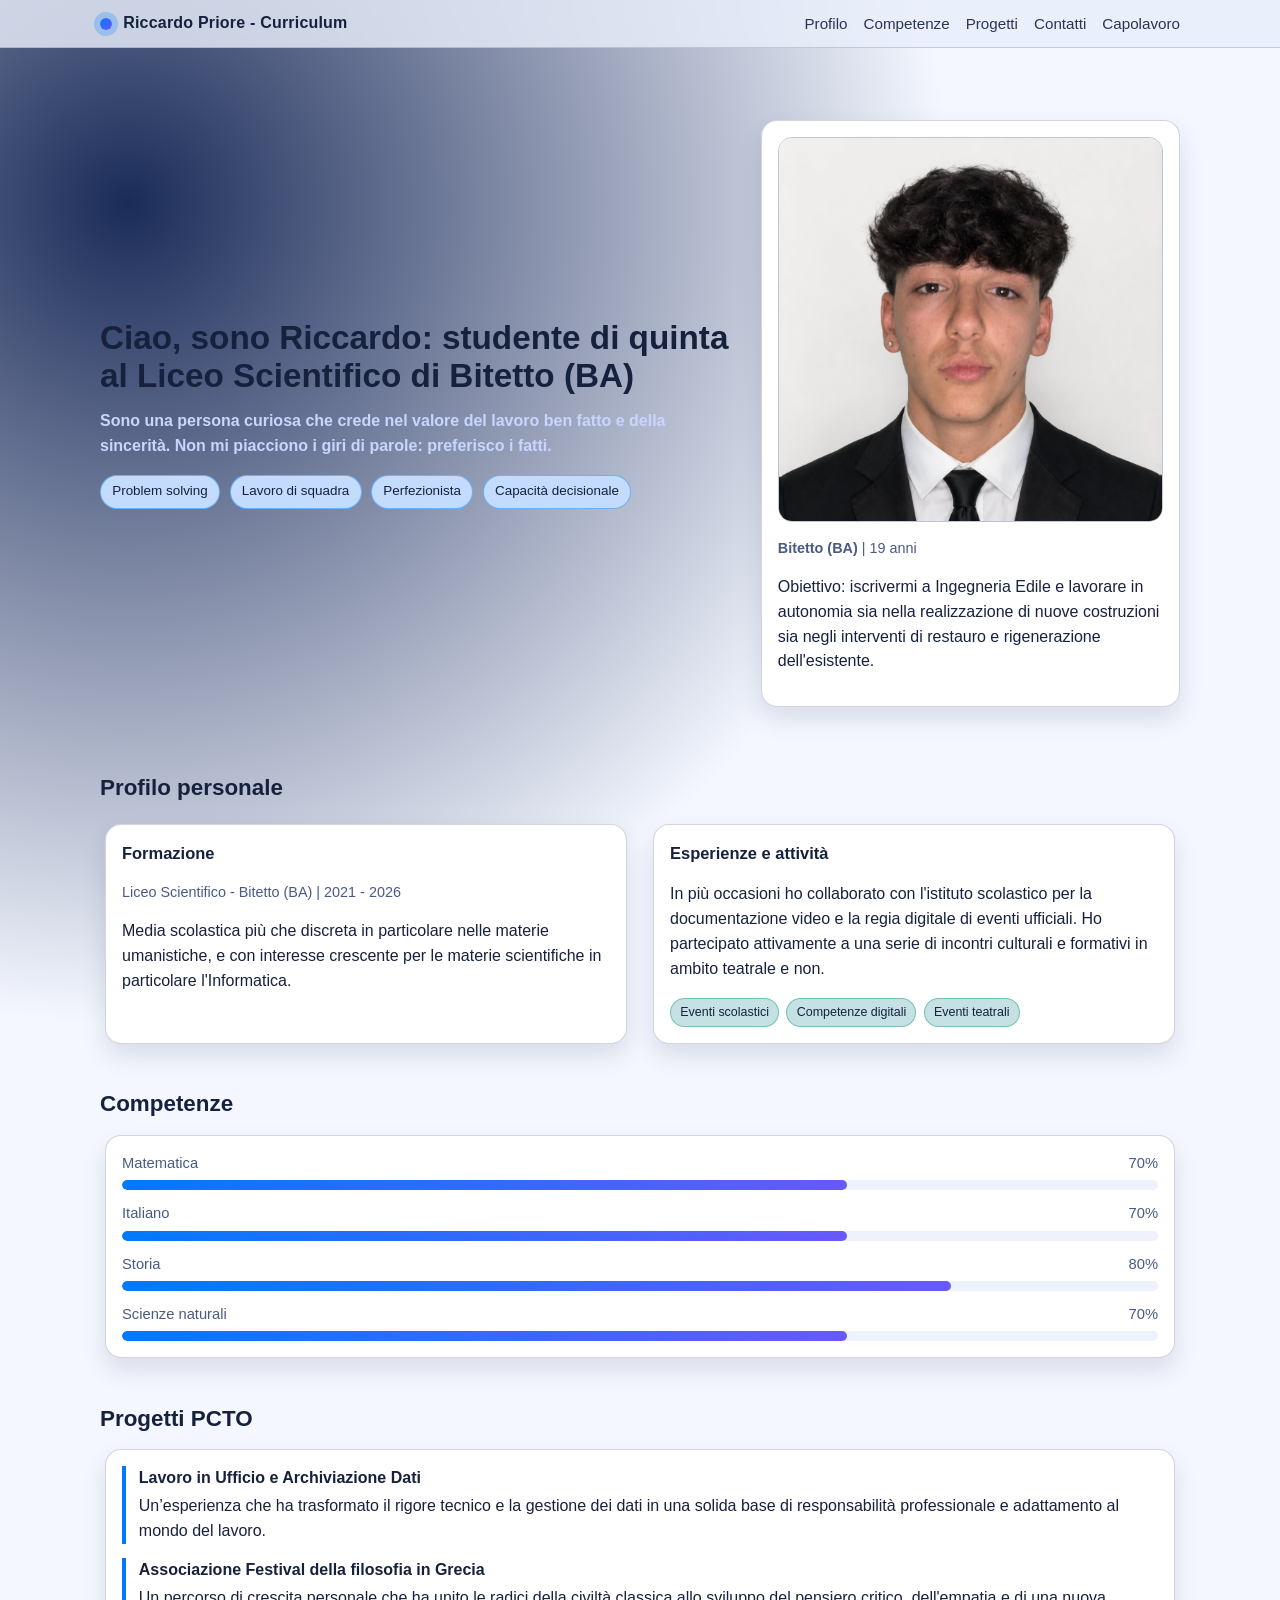
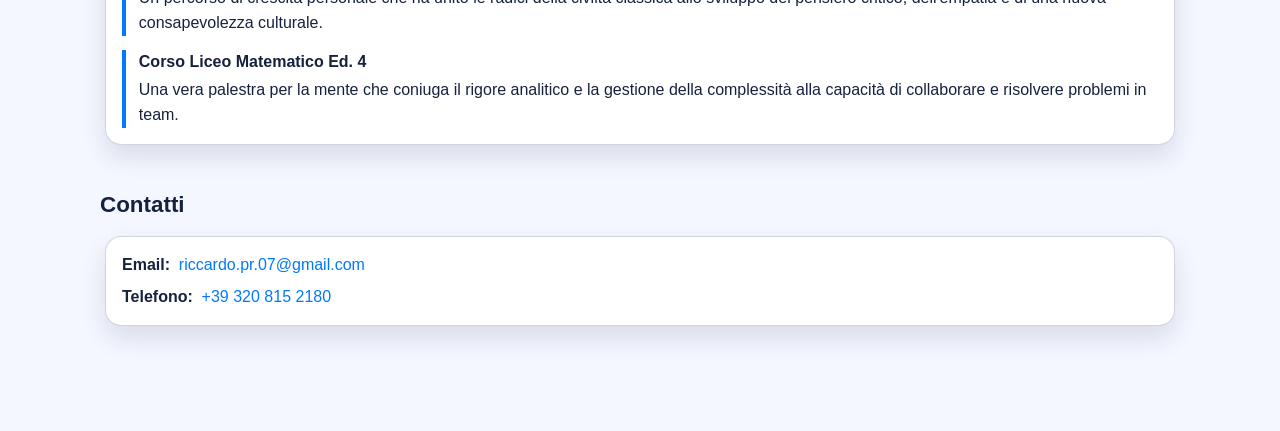
<file: index.html>
<!doctype html>
<html lang="it" data-theme="light">
<head>
    <meta charset="UTF-8"/>
    <meta name="viewport" content="width=device-width, initial-scale=1.0"/>
    <meta name="description" content="Curriculum creativo di uno studente del liceo scientifico di Bitetto (BA)."/>
    <title>Curriculum | Riccardo Priore</title>
    <link rel="stylesheet" href="styles/index.css"/>
</head>
<body>
<header class="topbar" aria-label="Navigazione principale">
    <div class="container topbar-inner">
        <div class="brand">
            <span class="dot" aria-hidden="true"></span>
            <span>Riccardo Priore - Curriculum</span>
        </div>
        <nav class="nav" aria-label="Sezioni curriculum">
            <a href="#profilo">Profilo</a>
            <a href="#competenze">Competenze</a>
            <a href="#progetti">Progetti</a>
            <a href="#contatti">Contatti</a>
<a href="capolavoro.html">Capolavoro</a>

        </nav>
    </div>
</header>

<main class="container">

    <section class="hero reveal" id="hero">
        <div>
            <h1>Ciao, sono Riccardo: studente di quinta al Liceo Scientifico di Bitetto (BA)</h1>
            <p class="subtitle">
                Sono una persona curiosa che crede nel valore del lavoro ben fatto e della sincerità. Non mi piacciono i giri di parole: preferisco i fatti.            </p>
            <div class="pill-row" aria-label="Parole chiave profilo">
                <span class="pill">Problem solving</span>
                <span class="pill">Lavoro di squadra</span>
                <span class="pill">Perfezionista</span>
                <span class="pill">Capacità decisionale</span>
            </div>
        </div>

        <aside class="hero-card" aria-label="Scheda rapida">
            <img class="avatar" src="immagini/fotoprofilo2.jpeg" alt="Foto profilo di Riccardo Priore" />
            <p class="meta"><strong>Bitetto (BA)</strong> | 19 anni</p>
            <p>
                Obiettivo: iscrivermi a Ingegneria Edile e lavorare in autonomia sia nella realizzazione di nuove costruzioni sia negli interventi di restauro e rigenerazione dell'esistente.
            </p>
        </aside>
    </section>

    <section id="profilo" class="reveal">
        <h2>Profilo personale</h2>
        <div class="grid-2">
            <article class="card">
                <h3>Formazione</h3>
                <p class="meta">Liceo Scientifico - Bitetto (BA) | 2021 - 2026</p>
                <p>
                    Media scolastica più che discreta in particolare nelle materie umanistiche, e con interesse crescente per le materie scientifiche in particolare l'Informatica.
                </p>
                            </article>

            <article class="card">
                <h3>Esperienze e attività</h3>
                <p>
                    In più occasioni ho collaborato con l'istituto scolastico per la documentazione video e la regia digitale di eventi ufficiali. Ho partecipato attivamente a una serie di incontri culturali e formativi in ambito teatrale e non.                 
 </p>
                <div class="highlights" aria-label="Attivita extra">
                    <span class="tag">Eventi scolastici</span>
                    <span class="tag">Competenze digitali</span>
                    <span class="tag">Eventi teatrali</span>
                </div>
            </article>
        </div>
    </section>

    <section id="competenze" class="reveal">
        <h2>Competenze</h2>
        <div class="card">
            <div class="skills">
                <div class="skill">
                    <div class="skill-label"><span>Matematica</span><span>70%</span></div>
                    <div class="bar"><span data-level="70"></span></div>
                </div>
                <div class="skill">
                    <div class="skill-label"><span>Italiano</span><span>70%</span></div>
                    <div class="bar"><span data-level="70"></span></div>
                </div>
                <div class="skill">
                    <div class="skill-label"><span>Storia</span><span>80%</span></div>
                    <div class="bar"><span data-level="80"></span></div>
                </div>
                <div class="skill">
                    <div class="skill-label"><span>Scienze naturali</span><span>70%</span></div>
                    <div class="bar"><span data-level="70"></span></div>
                </div>
            </div>
        </div>
    </section>

    <section id="progetti" class="reveal">
        <h2>Progetti PCTO</h2>
        <article class="card project-list">
            <div class="project">
                <strong><a class="project-title-link" href="lavoroAzienda.html" aria-label="Apri progetto Lavoro in Ufficio e Archiviazione Dati">Lavoro in Ufficio e Archiviazione Dati</a></strong>
                Un’esperienza che ha trasformato il rigore tecnico e la gestione dei dati in una solida base di responsabilità professionale e adattamento al mondo del lavoro.
            </div>
            <div class="project">
                <strong><a class="project-title-link" href="gitaInGrecia.html" aria-label="Apri progetto Associazione Festival della filosofia in Grecia">Associazione Festival della filosofia in Grecia</a></strong>
                Un percorso di crescita personale che ha unito le radici della civiltà classica allo sviluppo del pensiero critico, dell'empatia e di una nuova consapevolezza culturale.
            </div>
            <div class="project">
                <strong><a class="project-title-link" href="LiceoMatematico.html" aria-label="Apri progetto Corso Liceo Matematico">Corso Liceo Matematico Ed. 4</a></strong>
                Una vera palestra per la mente che coniuga il rigore analitico e la gestione della complessità alla capacità di collaborare e risolvere problemi in team.
            </div>
        </article>
    </section>

    <section id="contatti" class="reveal">
        <h2>Contatti</h2>
        <div class="card">
            <ul class="contact-list">
                <li><strong>Email:</strong> <a href="mailto:riccardo.pr.07@gmail.com">riccardo.pr.07@gmail.com</a>
                </li>
                <li><strong>Telefono:</strong> <a href="tel:+393208152180">+39 320 815 2180</a></li>
            </ul>
        </div>
    </section>
</main>

<footer>
</footer>

<script src="scripts/index.js"></script>
</body>
</html>
</file>
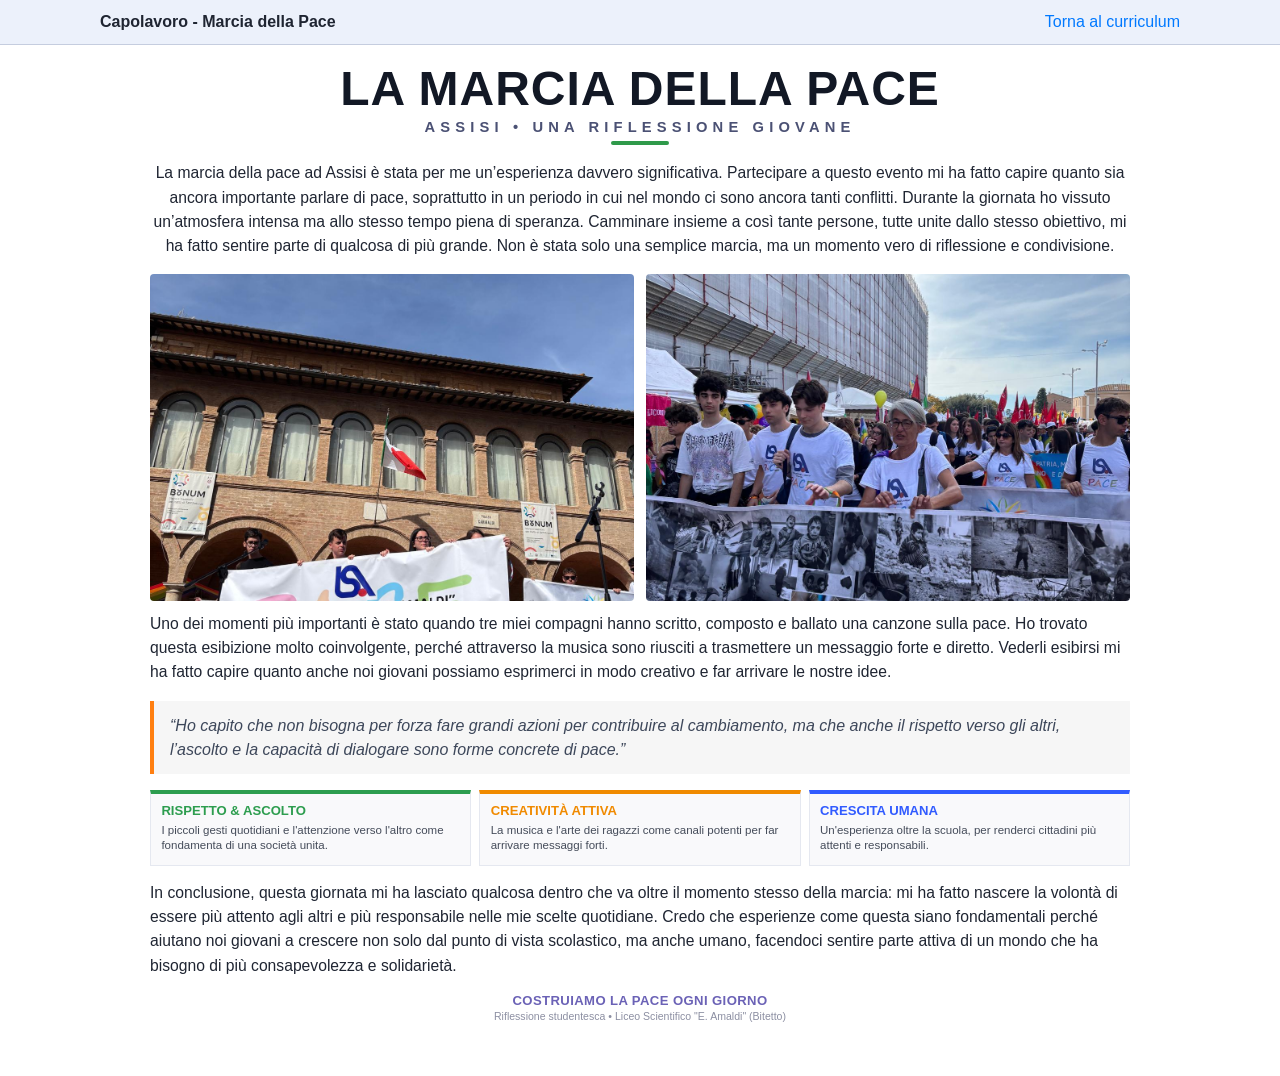
<file: capolavoro.html>
<!doctype html>
<html lang="it" data-theme="light">
<head>
  <meta charset="UTF-8" />
  <meta name="viewport" content="width=device-width, initial-scale=1.0" />
  <meta name="description" content="La marcia della pace ad Assisi: riflessione personale, immagini e punti chiave del percorso." />
  <title>Capolavoro | La Marcia della Pace</title>
  <link rel="stylesheet" href="styles/LiceoMatematico.css" />
</head>
<body class="capolavoro-page">
  <header class="topbar" aria-label="Navigazione pagina capolavoro">
    <div class="container topbar-inner">
      <strong>Capolavoro - Marcia della Pace</strong>
      <nav class="nav" aria-label="Link utili">
        <a href="index.html#progetti">Torna al curriculum</a>
      </nav>
    </div>
  </header>

  <main class="container capolavoro-layout">
    <section class="capolavoro-hero reveal" aria-label="Titolo e introduzione">
      <h1>LA MARCIA DELLA PACE</h1>
      <p class="capolavoro-subtitle">ASSISI • UNA RIFLESSIONE GIOVANE</p>
      <div class="capolavoro-rule" aria-hidden="true"></div>

      <p class="capolavoro-intro">
        La marcia della pace ad Assisi è stata per me un’esperienza davvero significativa. Partecipare a questo evento mi ha
        fatto capire quanto sia ancora importante parlare di pace, soprattutto in un periodo in cui nel mondo ci sono ancora tanti
        conflitti. Durante la giornata ho vissuto un’atmosfera intensa ma allo stesso tempo piena di speranza. Camminare insieme
        a così tante persone, tutte unite dallo stesso obiettivo, mi ha fatto sentire parte di qualcosa di più grande. Non è stata solo
        una semplice marcia, ma un momento vero di riflessione e condivisione.
      </p>
    </section>

    <section class="capolavoro-photos reveal" aria-label="Immagini della marcia della pace">
      <img class="capolavoro-photo" src="immagini/marcia_pace_1.jpeg" alt="Manifestazione della marcia della pace ad Assisi" />
      <img class="capolavoro-photo" src="immagini/marcia_pace_2.jpeg" alt="Studenti durante la marcia della pace" />
    </section>

    <p class="capolavoro-body reveal">
      Uno dei momenti più importanti è stato quando tre miei compagni hanno scritto, composto e ballato una canzone sulla
      pace. Ho trovato questa esibizione molto coinvolgente, perché attraverso la musica sono riusciti a trasmettere un
      messaggio forte e diretto. Vederli esibirsi mi ha fatto capire quanto anche noi giovani possiamo esprimerci in modo
      creativo e far arrivare le nostre idee.
    </p>

    <blockquote class="capolavoro-quote reveal">
      “Ho capito che non bisogna per forza fare grandi azioni per contribuire al cambiamento, ma che anche il rispetto
      verso gli altri, l’ascolto e la capacità di dialogare sono forme concrete di pace.”
    </blockquote>

    <section class="capolavoro-highlights reveal" aria-label="Aspetti principali emersi dall'esperienza">
      <article class="capolavoro-highlight capolavoro-highlight-green">
        <h2>RISPETTO &amp; ASCOLTO</h2>
        <p>I piccoli gesti quotidiani e l'attenzione verso l'altro come fondamenta di una società unita.</p>
      </article>
      <article class="capolavoro-highlight capolavoro-highlight-orange">
        <h2>CREATIVITÀ ATTIVA</h2>
        <p>La musica e l'arte dei ragazzi come canali potenti per far arrivare messaggi forti.</p>
      </article>
      <article class="capolavoro-highlight capolavoro-highlight-blue">
        <h2>CRESCITA UMANA</h2>
        <p>Un'esperienza oltre la scuola, per renderci cittadini più attenti e responsabili.</p>
      </article>
    </section>

    <p class="capolavoro-body capolavoro-final reveal">
      In conclusione, questa giornata mi ha lasciato qualcosa dentro che va oltre il momento stesso della marcia: mi ha fatto
      nascere la volontà di essere più attento agli altri e più responsabile nelle mie scelte quotidiane. Credo che esperienze
      come questa siano fondamentali perché aiutano noi giovani a crescere non solo dal punto di vista scolastico, ma anche
      umano, facendoci sentire parte attiva di un mondo che ha bisogno di più consapevolezza e solidarietà.
    </p>

    <footer class="capolavoro-footer">
      <strong>COSTRUIAMO LA PACE OGNI GIORNO</strong>
      <span>Riflessione studentesca • Liceo Scientifico "E. Amaldi" (Bitetto)</span>
    </footer>
  </main>


  <script src="scripts/pcto.js"></script>
</body>
</html>
</file>
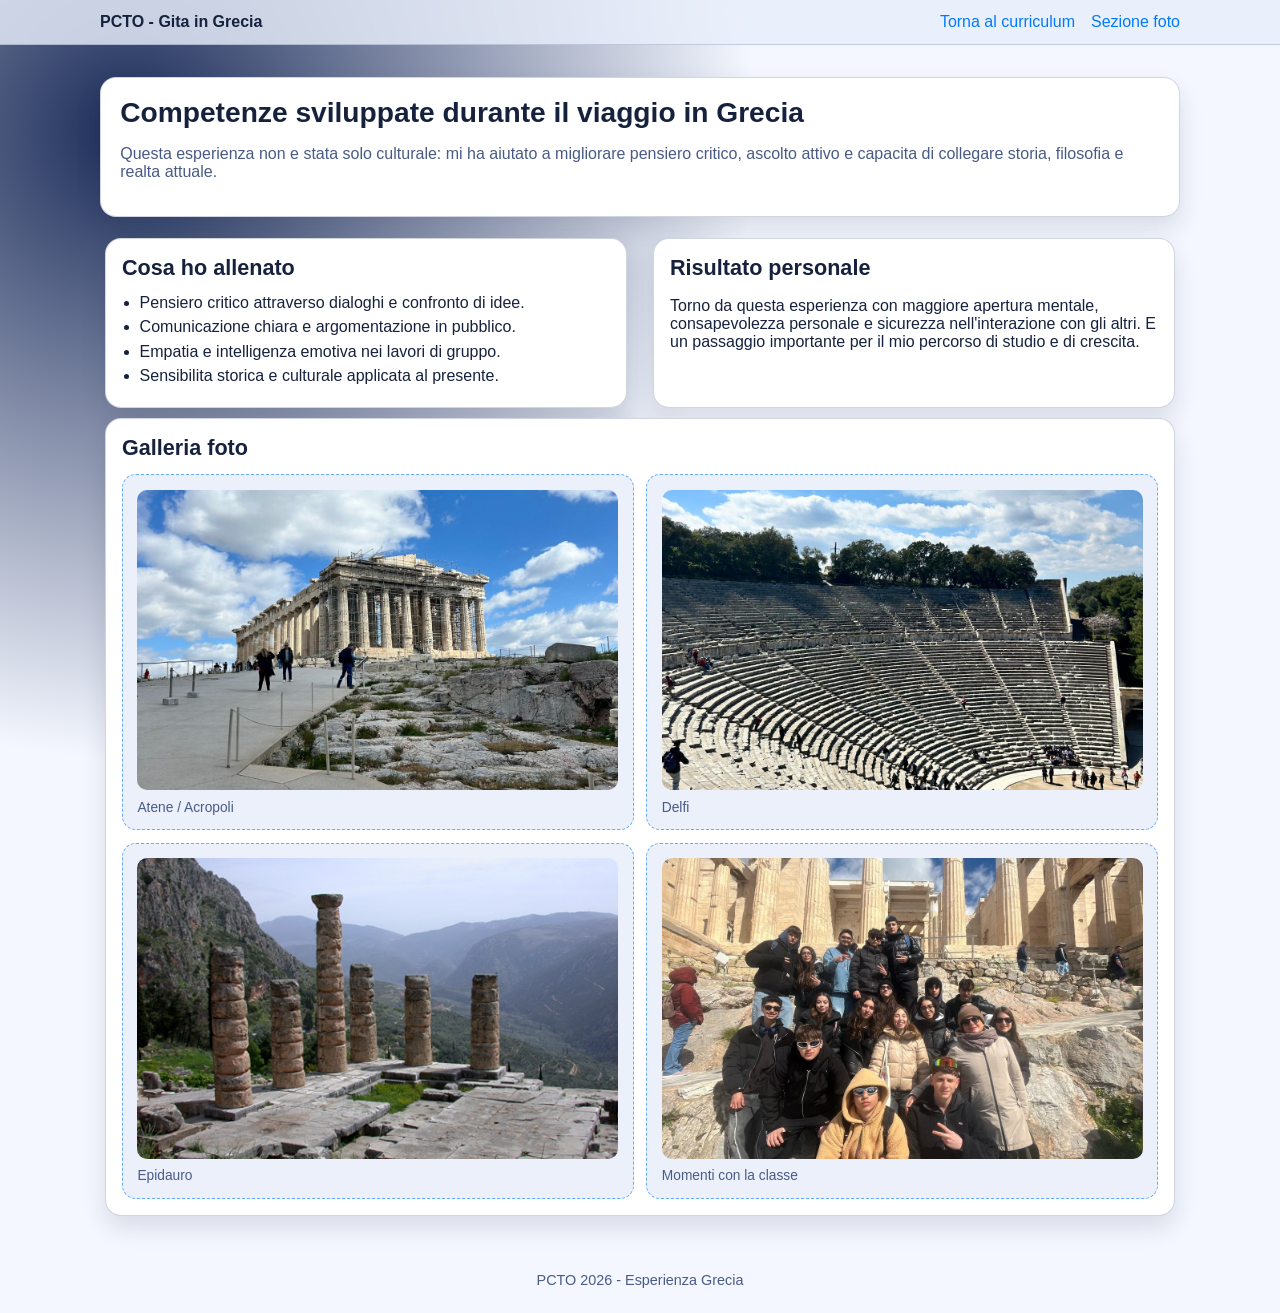
<file: gitaInGrecia.html>
<!doctype html>
<html lang="it" data-theme="light">
<head>
  <meta charset="UTF-8" />
  <meta name="viewport" content="width=device-width, initial-scale=1.0" />
  <meta name="description" content="PCTO - Gita in Grecia, competenze sviluppate e spazi foto." />
  <title>PCTO | Gita in Grecia</title>
  <link rel="stylesheet" href="styles/gitaInGrecia.css" />
</head>
<body>
  <header class="topbar" aria-label="Navigazione pagina PCTO Grecia">
    <div class="container topbar-inner">
      <strong>PCTO - Gita in Grecia</strong>
      <nav class="nav" aria-label="Link utili">
        <a href="index.html#progetti">Torna al curriculum</a>
        <a href="#foto">Sezione foto</a>
      </nav>
    </div>
  </header>

  <main class="container">
    <section class="hero reveal">
      <h1>Competenze sviluppate durante il viaggio in Grecia</h1>
      <p class="muted">
        Questa esperienza non e stata solo culturale: mi ha aiutato a migliorare pensiero critico, ascolto attivo e
        capacita di collegare storia, filosofia e realta attuale.
      </p>
    </section>

    <section class="grid-2 reveal" aria-label="Competenze e risultati">
      <article class="card">
        <h2>Cosa ho allenato</h2>
        <ul>
          <li>Pensiero critico attraverso dialoghi e confronto di idee.</li>
          <li>Comunicazione chiara e argomentazione in pubblico.</li>
          <li>Empatia e intelligenza emotiva nei lavori di gruppo.</li>
          <li>Sensibilita storica e culturale applicata al presente.</li>
        </ul>
      </article>

      <article class="card">
        <h2>Risultato personale</h2>
        <p>
          Torno da questa esperienza con maggiore apertura mentale, consapevolezza personale e sicurezza nell'interazione
          con gli altri. E un passaggio importante per il mio percorso di studio e di crescita.
        </p>
      </article>
    </section>

    <section id="foto" class="card reveal" aria-label="Galleria foto Grecia">
      <h2>Galleria foto</h2>

      <div class="photo-grid">
        <div class="photo-slot">
          <img class="photo-preview" src="immagini/grecia_4.jpeg" alt="Atene e Acropoli" />
          <span class="photo-help">Atene / Acropoli</span>
        </div>
        <div class="photo-slot">
          <img class="photo-preview" src="immagini/grecia_3.jpeg" alt="Delfi" />
          <span class="photo-help">Delfi</span>
        </div>
        <div class="photo-slot">
          <img class="photo-preview" src="immagini/delfi.jpeg" alt="Epidauro" />
          <span class="photo-help">Epidauro</span>
        </div>
        <div class="photo-slot">
          <img class="photo-preview" src="immagini/grecia_2.jpeg" alt="Momenti con la classe" />
          <span class="photo-help">Momenti con la classe</span>
        </div>
      </div>
    </section>
  </main>

  <footer>PCTO 2026 - Esperienza Grecia</footer>

  <script src="scripts/pcto.js"></script>
</body>
</html>
</file>
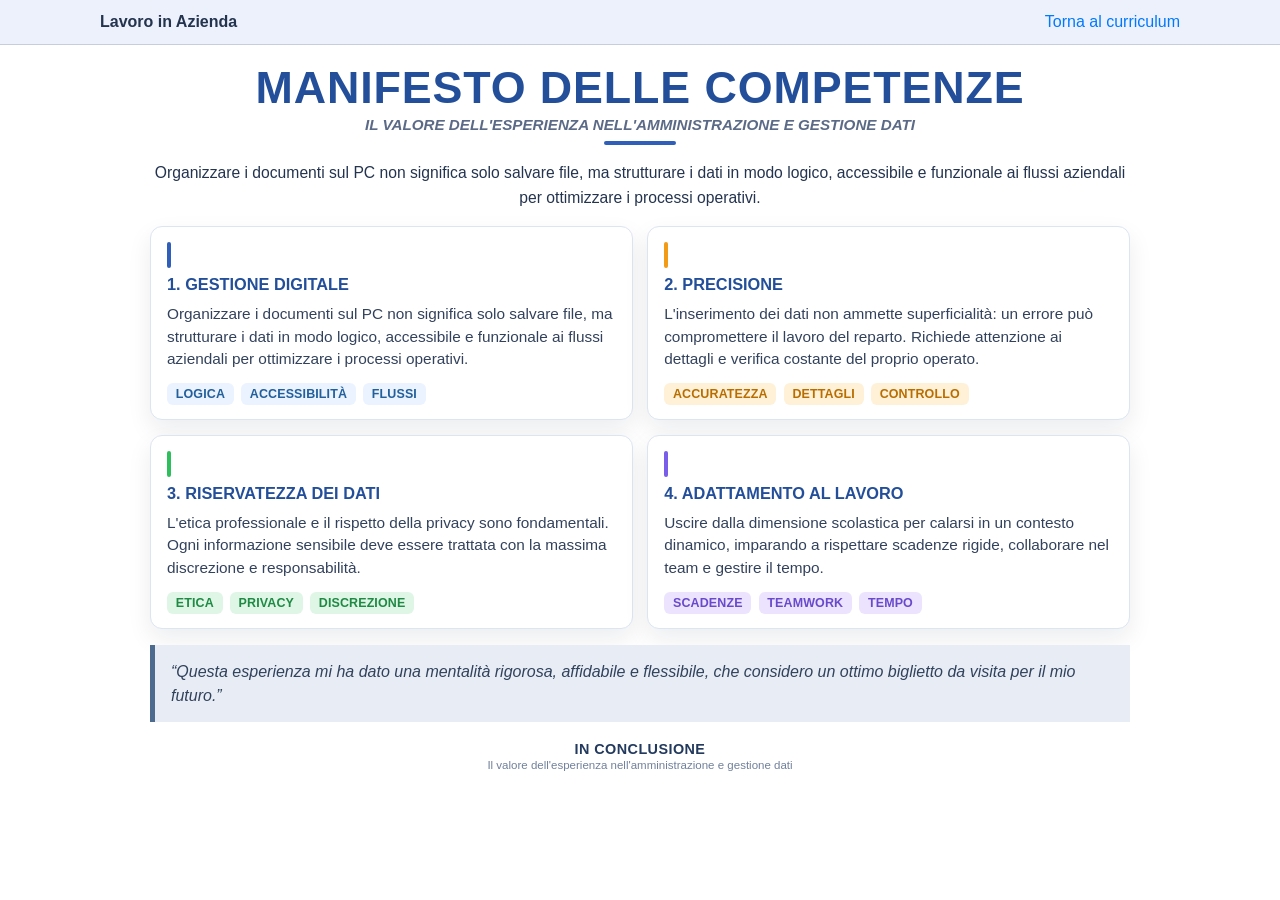
<file: lavoroAzienda.html>
<!doctype html>
<html lang="it" data-theme="light">
<head>
  <meta charset="UTF-8" />
  <meta name="viewport" content="width=device-width, initial-scale=1.0" />
  <meta name="description" content="Manifesto delle competenze per l'esperienza di lavoro in azienda: gestione digitale, precisione, riservatezza e adattamento." />
  <title>Lavoro in Azienda | Manifesto</title>
  <link rel="stylesheet" href="styles/lavoroAzienda.css" />
</head>
<body class="capolavoro-page">
  <header class="topbar" aria-label="Navigazione pagina PCTO azienda">
    <div class="container topbar-inner">
      <strong>Lavoro in Azienda</strong>
      <nav class="nav" aria-label="Link utili">
        <a href="index.html#progetti">Torna al curriculum</a>
      </nav>
    </div>
  </header>

  <main class="container capolavoro-layout">
    <section class="capolavoro-hero reveal" aria-label="Titolo e introduzione">
      <h1>MANIFESTO DELLE COMPETENZE</h1>
      <p class="capolavoro-subtitle">IL VALORE DELL'ESPERIENZA NELL'AMMINISTRAZIONE E GESTIONE DATI</p>
      <div class="capolavoro-rule" aria-hidden="true"></div>

      <p class="capolavoro-intro">
        Organizzare i documenti sul PC non significa solo salvare file, ma strutturare i dati in modo logico, accessibile e
        funzionale ai flussi aziendali per ottimizzare i processi operativi.
      </p>
    </section>

    <section class="work-manifesto-grid reveal" aria-label="Competenze principali">
      <article class="work-card work-card-blue">
        <h2>1. GESTIONE DIGITALE</h2>
        <p>Organizzare i documenti sul PC non significa solo salvare file, ma strutturare i dati in modo logico, accessibile e funzionale ai flussi aziendali per ottimizzare i processi operativi.</p>
        <div class="work-tags" aria-label="Parole chiave gestione digitale">
          <span>LOGICA</span><span>ACCESSIBILITÀ</span><span>FLUSSI</span>
        </div>
      </article>

      <article class="work-card work-card-orange">
        <h2>2. PRECISIONE</h2>
        <p>L'inserimento dei dati non ammette superficialità: un errore può compromettere il lavoro del reparto. Richiede attenzione ai dettagli e verifica costante del proprio operato.</p>
        <div class="work-tags" aria-label="Parole chiave precisione">
          <span>ACCURATEZZA</span><span>DETTAGLI</span><span>CONTROLLO</span>
        </div>
      </article>

      <article class="work-card work-card-green">
        <h2>3. RISERVATEZZA DEI DATI</h2>
        <p>L'etica professionale e il rispetto della privacy sono fondamentali. Ogni informazione sensibile deve essere trattata con la massima discrezione e responsabilità.</p>
        <div class="work-tags" aria-label="Parole chiave riservatezza">
          <span>ETICA</span><span>PRIVACY</span><span>DISCREZIONE</span>
        </div>
      </article>

      <article class="work-card work-card-purple">
        <h2>4. ADATTAMENTO AL LAVORO</h2>
        <p>Uscire dalla dimensione scolastica per calarsi in un contesto dinamico, imparando a rispettare scadenze rigide, collaborare nel team e gestire il tempo.</p>
        <div class="work-tags" aria-label="Parole chiave adattamento al lavoro">
          <span>SCADENZE</span><span>TEAMWORK</span><span>TEMPO</span>
        </div>
      </article>
    </section>

    <blockquote class="capolavoro-quote reveal">
      “Questa esperienza mi ha dato una mentalità rigorosa, affidabile e flessibile, che considero un ottimo biglietto da visita per il mio futuro.”
    </blockquote>

    <footer class="capolavoro-footer">
      <strong>IN CONCLUSIONE</strong>
      <span>Il valore dell'esperienza nell'amministrazione e gestione dati</span>
    </footer>
  </main>


  <script src="scripts/pcto.js"></script>
</body>
</html>
</file>
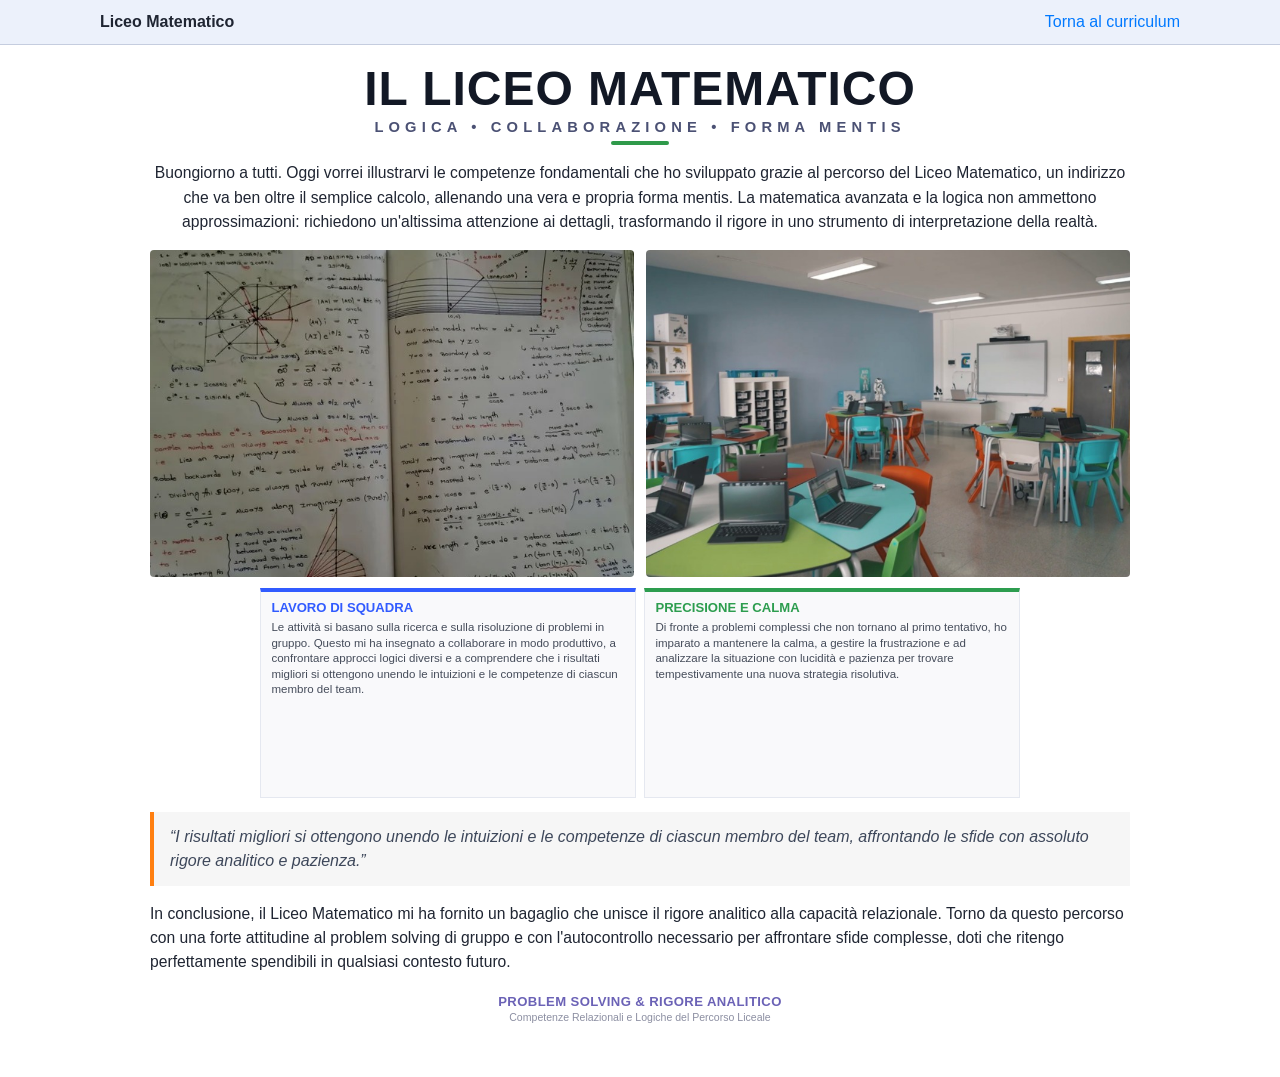
<file: LiceoMatematico.html>
<!doctype html>
<html lang="it" data-theme="light">
<head>
  <meta charset="UTF-8" />
  <meta name="viewport" content="width=device-width, initial-scale=1.0" />
  <meta name="description" content="Liceo Matematico: competenze, rigore e collaborazione dal manifesto del percorso." />
  <title>Liceo Matematico | Manifesto</title>
  <link rel="stylesheet" href="styles/LiceoMatematico.css" />
</head>
<body class="capolavoro-page">
  <header class="topbar" aria-label="Navigazione pagina Liceo Matematico">
    <div class="container topbar-inner">
      <strong>Liceo Matematico</strong>
      <nav class="nav" aria-label="Link utili">
        <a href="index.html#progetti">Torna al curriculum</a>
      </nav>
    </div>
  </header>

  <main class="container capolavoro-layout">
    <section class="capolavoro-hero reveal" aria-label="Titolo e introduzione">
      <h1>IL LICEO MATEMATICO</h1>
      <p class="capolavoro-subtitle">LOGICA • COLLABORAZIONE • FORMA MENTIS</p>
      <div class="capolavoro-rule" aria-hidden="true"></div>

      <p class="capolavoro-intro">
        Buongiorno a tutti. Oggi vorrei illustrarvi le competenze fondamentali che ho sviluppato grazie al percorso del
        Liceo Matematico, un indirizzo che va ben oltre il semplice calcolo, allenando una vera e propria forma mentis. La
        matematica avanzata e la logica non ammettono approssimazioni: richiedono un'altissima attenzione ai dettagli,
        trasformando il rigore in uno strumento di interpretazione della realtà.
      </p>
    </section>

    <section class="capolavoro-photos reveal" aria-label="Immagini del percorso Liceo Matematico">
      <img class="capolavoro-photo" src="immagini/banchi.jpeg" alt="Attività laboratoriale" />
      <img class="capolavoro-photo" src="immagini/compiti.jpeg" alt="Analisi e rigore" />
    </section>

    <section class="capolavoro-highlights capolavoro-highlights-centered reveal" aria-label="Competenze relazionali e operative">
      <article class="capolavoro-highlight capolavoro-highlight-blue">
        <h2>Lavoro di squadra</h2>
        <p>Le attività si basano sulla ricerca e sulla risoluzione di problemi in gruppo. Questo mi ha insegnato a collaborare in modo produttivo, a confrontare approcci logici diversi e a comprendere che i risultati migliori si ottengono unendo le intuizioni e le competenze di ciascun membro del team.</p>
      </article>

      <article class="capolavoro-highlight capolavoro-highlight-green">
        <h2>Precisione e calma</h2>
        <p>Di fronte a problemi complessi che non tornano al primo tentativo, ho imparato a mantenere la calma, a gestire la frustrazione e ad analizzare la situazione con lucidità e pazienza per trovare tempestivamente una nuova strategia risolutiva.</p>
      </article>
    </section>

    <blockquote class="capolavoro-quote reveal">
      “I risultati migliori si ottengono unendo le intuizioni e le competenze di ciascun membro del team, affrontando le sfide con assoluto rigore analitico e pazienza.”
    </blockquote>

    <p class="capolavoro-body reveal">
      In conclusione, il Liceo Matematico mi ha fornito un bagaglio che unisce il rigore analitico alla capacità relazionale.
      Torno da questo percorso con una forte attitudine al problem solving di gruppo e con l'autocontrollo necessario per affrontare sfide complesse, doti che ritengo perfettamente spendibili in qualsiasi contesto futuro.
    </p>

    <footer class="capolavoro-footer">
      <strong>PROBLEM SOLVING &amp; RIGORE ANALITICO</strong>
      <span>Competenze Relazionali e Logiche del Percorso Liceale</span>
    </footer>
  </main>


  <script src="scripts/pcto.js"></script>
</body>
</html>
</file>
<file: styles/index.css>
:root {
    --bg: #0b1020;
    --bg-soft: #121a33;
    --card: #182447;
    --text: #e8ecf8;
    --muted: #a9b5d1;
    --accent: #65d6ff;
    --accent-2: #8a7dff;
    --ok: #6ee7b7;
    --shadow: 0 12px 30px rgba(0, 0, 0, 0.28);
    --radius: 16px;
}

[data-theme="light"] {
    --bg: #f4f7ff;
    --bg-soft: #e8eefb;
    --card: #ffffff;
    --text: #16213d;
    --muted: #495a85;
    --accent: #0079ff;
    --accent-2: #6858ff;
    --ok: #0f9e6e;
    --shadow: 0 12px 24px rgba(22, 33, 61, 0.12);
}

* {
    box-sizing: border-box;
}

html,
body {
    margin: 0;
    padding: 0;
    font-family: Inter, Segoe UI, Roboto, Arial, sans-serif;
    background: radial-gradient(circle at 10% 10%, #1b2c59 0%, var(--bg) 38%), var(--bg);
    color: var(--text);
    scroll-behavior: smooth;
}

body {
    line-height: 1.55;
}

a {
    color: var(--accent);
    text-decoration: none;
}

a:hover {
    text-decoration: underline;
}

.container {
    width: min(1080px, 92vw);
    margin: 0 auto;
}

.topbar {
    position: sticky;
    top: 0;
    z-index: 20;
    backdrop-filter: blur(10px);
    background: color-mix(in srgb, var(--bg-soft) 82%, transparent);
    border-bottom: 1px solid color-mix(in srgb, var(--muted) 24%, transparent);
}

.topbar-inner {
    display: flex;
    justify-content: space-between;
    align-items: center;
    padding: 0.7rem 0;
    gap: 1rem;
}

.brand {
    display: flex;
    align-items: center;
    gap: 0.7rem;
    font-weight: 700;
    letter-spacing: 0.2px;
}

.dot {
    width: 12px;
    height: 12px;
    border-radius: 50%;
    background: linear-gradient(135deg, var(--accent), var(--accent-2));
    box-shadow: 0 0 0 6px color-mix(in srgb, var(--accent) 24%, transparent);
}

.nav {
    display: flex;
    gap: 1rem;
    flex-wrap: wrap;
    justify-content: flex-end;
}

.nav a {
    color: var(--text);
    opacity: 0.9;
    font-size: 0.95rem;
}

.theme-toggle {
    border: 1px solid color-mix(in srgb, var(--muted) 36%, transparent);
    background: var(--card);
    color: var(--text);
    border-radius: 999px;
    padding: 0.45rem 0.8rem;
    cursor: pointer;
    font-weight: 600;
    transition: transform 0.2s ease;
}

.theme-toggle:hover {
    transform: translateY(-1px);
}

.hero {
    padding: 4.5rem 0 2.8rem;
    display: grid;
    gap: 2rem;
    grid-template-columns: 1.2fr 0.8fr;
    align-items: center;
}

.hero h1 {
    margin: 0;
    font-size: clamp(1.8rem, 2.6vw, 3rem);
    line-height: 1.15;
}

.subtitle {
    margin-top: 0.85rem;
    color: #c8d6ff;
    max-width: 64ch;
    font-weight: bold;
}

.pill-row {
    margin-top: 1rem;
    display: flex;
    flex-wrap: wrap;
    gap: 0.6rem;
}

.pill {
    font-size: 0.84rem;
    background: color-mix(in srgb, var(--accent) 16%, var(--bg-soft));
    border: 1px solid color-mix(in srgb, var(--accent) 45%, transparent);
    color: var(--text);
    padding: 0.35rem 0.7rem;
    border-radius: 999px;
}

.hero-card {
    background: linear-gradient(150deg, color-mix(in srgb, var(--card) 90%, #ffffff 10%), var(--card));
    border: 1px solid color-mix(in srgb, var(--muted) 25%, transparent);
    border-radius: var(--radius);
    padding: 1rem;
    box-shadow: var(--shadow);
}

.avatar {
    aspect-ratio: 1/1;
    border-radius: 14px;
    width: 100%;
    display: block;
    object-fit: cover;
    border: 1px solid color-mix(in srgb, var(--muted) 35%, transparent);
}

section {
    padding: 1.2rem 0;
}

h2 {
    margin: 0 0 0.8rem;
    font-size: 1.4rem;
}

.grid-2 {
    display: grid;
    grid-template-columns: 1fr 1fr;
    gap: 1rem;
}

.card {
    margin: 5px;
    background: var(--card);
    border: 1px solid color-mix(in srgb, var(--muted) 25%, transparent);
    border-radius: var(--radius);
    padding: 1rem;
    box-shadow: var(--shadow);
}

.card h3 {
    margin-top: 0;
    margin-bottom: 0.55rem;
    font-size: 1.03rem;
}

.meta {
    color: var(--muted);
    font-size: 0.9rem;
    margin-bottom: 0.55rem;
}

.skills {
    display: grid;
    gap: 0.75rem;
}

.skill {
    display: grid;
    gap: 0.35rem;
}

.skill-label {
    display: flex;
    justify-content: space-between;
    font-size: 0.92rem;
    color: var(--muted);
}

.bar {
    width: 100%;
    height: 10px;
    border-radius: 999px;
    background: color-mix(in srgb, var(--bg-soft) 75%, #ffffff 25%);
    overflow: hidden;
}

.bar > span {
    display: block;
    width: 0;
    height: 100%;
    border-radius: inherit;
    background: linear-gradient(90deg, var(--accent), var(--accent-2));
    transition: width 1.2s cubic-bezier(0.2, 0.75, 0.2, 1);
}

.project-list {
    display: grid;
    gap: 0.9rem;
}

.project {
    border-left: 4px solid var(--accent);
    padding-left: 0.8rem;
}

.project strong {
    display: block;
    margin-bottom: 0.2rem;
}

.project-title-link {
    color: var(--text);
    text-decoration: none;
    transition: color 0.2s ease;
}

.project-title-link:hover {
    color: var(--accent);
    text-decoration: underline;
}

.highlights {
    display: flex;
    flex-wrap: wrap;
    gap: 0.45rem;
    margin-top: 0.7rem;
}

.tag {
    background: color-mix(in srgb, var(--ok) 16%, var(--bg-soft));
    color: var(--text);
    border: 1px solid color-mix(in srgb, var(--ok) 45%, transparent);
    padding: 0.25rem 0.58rem;
    border-radius: 999px;
    font-size: 0.78rem;
}

.contact-list {
    display: grid;
    gap: 0.45rem;
    margin: 0;
    padding: 0;
    list-style: none;
}

.contact-list li {
    display: flex;
    gap: 0.55rem;
    align-items: center;
}

footer {
    margin-top: 2rem;
    padding: 1rem 0 2rem;
    color: var(--muted);
    text-align: center;
    font-size: 0.9rem;
}

.reveal {
    opacity: 0;
    transform: translateY(20px);
    transition: opacity 0.55s ease, transform 0.55s ease;
}

.reveal.show {
    opacity: 1;
    transform: translateY(0);
}

:focus-visible {
    outline: 2px solid var(--accent);
    outline-offset: 2px;
    border-radius: 6px;
}

@media (max-width: 900px) {
    .hero {
        grid-template-columns: 1fr;
    }

    .grid-2 {
        grid-template-columns: 1fr;
    }

    .topbar-inner {
        align-items: flex-start;
        flex-direction: column;
    }
}
</file>
<file: styles/LiceoMatematico.css>
:root {
  --bg: #0b1020;
  --bg-soft: #121a33;
  --card: #182447;
  --text: #e8ecf8;
  --muted: #a9b5d1;
  --accent: #65d6ff;
  --accent-2: #8a7dff;
  --shadow: 0 12px 30px rgba(0, 0, 0, 0.28);
  --radius: 16px;
}

[data-theme="light"] {
  --bg: #f4f7ff;
  --bg-soft: #e8eefb;
  --card: #ffffff;
  --text: #16213d;
  --muted: #495a85;
  --accent: #0079ff;
  --accent-2: #6858ff;
  --shadow: 0 12px 24px rgba(22, 33, 61, 0.12);
}

* { box-sizing: border-box; }

html, body {
  margin: 0;
  padding: 0;
  font-family: Inter, Segoe UI, Roboto, Arial, sans-serif;
  background: radial-gradient(circle at 10% 10%, #1b2c59 0%, var(--bg) 38%), var(--bg);
  color: var(--text);
  scroll-behavior: smooth;
}

a { color: var(--accent); text-decoration: none; }
a:hover { text-decoration: underline; }

.container { width: min(1080px, 92vw); margin: 0 auto; }

.topbar {
  position: sticky;
  top: 0;
  z-index: 20;
  backdrop-filter: blur(10px);
  background: color-mix(in srgb, var(--bg-soft) 82%, transparent);
  border-bottom: 1px solid color-mix(in srgb, var(--muted) 24%, transparent);
}

.topbar-inner {
  display: flex;
  justify-content: space-between;
  align-items: center;
  gap: 1rem;
  padding: 0.8rem 0;
  flex-wrap: wrap;
}

.nav { display: flex; gap: 1rem; flex-wrap: wrap; }

.theme-toggle {
  border: 1px solid color-mix(in srgb, var(--muted) 36%, transparent);
  background: var(--card);
  color: var(--text);
  border-radius: 999px;
  padding: 0.4rem 0.8rem;
  cursor: pointer;
  font-weight: 600;
}

main { padding: 2rem 0 2.6rem; }

.hero {
  background: linear-gradient(150deg, color-mix(in srgb, var(--card) 90%, #ffffff 10%), var(--card));
  border: 1px solid color-mix(in srgb, var(--muted) 25%, transparent);
  border-radius: var(--radius);
  padding: 1.2rem;
  box-shadow: var(--shadow);
}

h1 { margin-top: 0; margin-bottom: 0.5rem; font-size: clamp(1.5rem, 2.2vw, 2.3rem); }
h2 { margin: 0 0 0.8rem; font-size: 1.35rem; }
.muted { color: var(--muted); }

.grid-2 {
  display: grid;
  gap: 1rem;
  grid-template-columns: repeat(2, minmax(0, 1fr));
  margin-top: 1rem;
}

.card {
  margin: 5px;
  background: var(--card);
  border: 1px solid color-mix(in srgb, var(--muted) 25%, transparent);
  border-radius: var(--radius);
  padding: 1rem;
  box-shadow: var(--shadow);
}

.card ul { margin: 0.6rem 0 0; padding-left: 1.1rem; }
.card li { margin-bottom: 0.4rem; }

.photo-grid {
  display: grid;
  gap: 0.8rem;
  grid-template-columns: repeat(2, minmax(0, 1fr));
  margin-top: 0.8rem;
}

.photo-slot {
  border: 1.5px dashed color-mix(in srgb, var(--accent) 58%, transparent);
  border-radius: 14px;
  padding: 0.9rem;
  background: color-mix(in srgb, var(--bg-soft) 88%, #ffffff 12%);
  min-height: 170px;
  display: grid;
  gap: 0.6rem;
  align-content: start;
  transition: transform 0.2s ease;
}

.photo-slot:hover { transform: translateY(-2px); }

.photo-preview {
  border-radius: 10px;
  width: 100%;
  aspect-ratio: 16/10;
  background: color-mix(in srgb, var(--bg-soft) 72%, #ffffff 28%);
  display: block;
  object-fit: cover;
  object-position: center;
}

.photo-help { font-size: 0.86rem; color: var(--muted); }

footer {
  color: var(--muted);
  text-align: center;
  padding: 0.6rem 0 1.6rem;
  font-size: 0.9rem;
}

.reveal { opacity: 0; transform: translateY(14px); transition: 0.5s ease; }
.reveal.show { opacity: 1; transform: translateY(0); }

@media (max-width: 900px) {
  .grid-2 { grid-template-columns: 1fr; }
  .photo-grid { grid-template-columns: 1fr; }
}

body.capolavoro-page {
  background: #ffffff;
  color: #1f2532;
  min-height: 100vh;
}

body.capolavoro-page main { padding: 1.2rem 0 1.8rem; }

.capolavoro-layout {
  width: min(980px, 92vw);
  margin: 0 auto;
}

.capolavoro-hero,
.capolavoro-body,
.capolavoro-quote,
.capolavoro-highlights,
.capolavoro-footer {
  width: 100%;
}

.capolavoro-hero { text-align: center; }

body.capolavoro-page h1 {
  margin: 0;
  color: #121825;
  font-size: clamp(2rem, 4vw, 3rem);
  line-height: 1.03;
  letter-spacing: 0.02em;
  font-weight: 800;
}

.capolavoro-subtitle {
  margin: 0.35rem 0 0;
  color: #4b5174;
  font-size: 0.92rem;
  font-weight: 800;
  letter-spacing: 0.35em;
  text-transform: uppercase;
}

.capolavoro-rule {
  width: 58px;
  height: 4px;
  margin: 0.4rem auto 1rem;
  border-radius: 999px;
  background: #2f9a4a;
}

.capolavoro-intro,
.capolavoro-body {
  margin: 0 0 1rem;
  color: #1f2532;
  font-size: 0.98rem;
  line-height: 1.55;
}

.capolavoro-photos {
  display: grid;
  grid-template-columns: repeat(2, minmax(0, 1fr));
  gap: 0.75rem;
  margin: 0.65rem 0 0.65rem;
}

.capolavoro-photo {
  width: 100%;
  aspect-ratio: 1.48 / 1;
  object-fit: cover;
  object-position: center;
  border-radius: 4px;
  display: block;
}

.capolavoro-quote {
  margin: 0 0 1rem;
  padding: 0.8rem 1rem;
  border-left: 4px solid #ff7f11;
  background: #f6f6f6;
  color: #3d475a;
  font-style: italic;
  line-height: 1.5;
}

.capolavoro-highlights {
  display: grid;
  grid-template-columns: repeat(3, minmax(0, 1fr));
  gap: 0.5rem;
  margin: 0 0 0.9rem;
}

.capolavoro-highlights-centered {
  grid-template-columns: repeat(2, minmax(0, 1fr));
  justify-content: center;
  max-width: 760px;
  margin-left: auto;
  margin-right: auto;
}

.capolavoro-highlights-centered .capolavoro-highlight {
  min-height: 210px;
}

.capolavoro-photos .capolavoro-highlight {
  text-align: center;
  min-height: 170px;
  display: grid;
  align-content: center;
  gap: 0.55rem;
}

.capolavoro-photos .capolavoro-highlight h2 {
  font-size: 0.92rem;
}

.capolavoro-photos .capolavoro-highlight p {
  font-size: 0.78rem;
}

.capolavoro-highlight {
  background: #f9f9fb;
  border: 1px solid #e5e8f0;
  border-top-width: 4px;
  padding: 0.55rem 0.65rem 0.7rem;
}

.capolavoro-highlight-green { border-top-color: #2d9d4f; }
.capolavoro-highlight-orange { border-top-color: #f08a00; }
.capolavoro-highlight-blue { border-top-color: #315bff; }

.capolavoro-highlight h2 {
  margin: 0 0 0.25rem;
  font-size: 0.82rem;
  line-height: 1.2;
  font-weight: 800;
  text-transform: uppercase;
}

.capolavoro-highlight-green h2 { color: #2d9d4f; }
.capolavoro-highlight-orange h2 { color: #f08a00; }
.capolavoro-highlight-blue h2 { color: #315bff; }

.capolavoro-highlight p {
  margin: 0;
  font-size: 0.72rem;
  line-height: 1.35;
  color: #454c5a;
}

.capolavoro-final { margin-bottom: 0.75rem; }

.capolavoro-footer {
  text-align: center;
  padding-top: 0.2rem;
  display: grid;
  gap: 0.12rem;
}

.capolavoro-footer strong {
  color: #6b62b6;
  font-size: 0.82rem;
  letter-spacing: 0.03em;
}

.capolavoro-footer span {
  color: #8c8fa2;
  font-size: 0.66rem;
}

@media (max-width: 720px) {
  .capolavoro-photos,
  .capolavoro-highlights {
    grid-template-columns: 1fr;
  }

  .capolavoro-highlights-centered {
    max-width: none;
  }

  .capolavoro-subtitle { letter-spacing: 0.2em; }
}
</file>
<file: styles/gitaInGrecia.css>
:root {
  --bg: #0b1020;
  --bg-soft: #121a33;
  --card: #182447;
  --text: #e8ecf8;
  --muted: #a9b5d1;
  --accent: #65d6ff;
  --accent-2: #8a7dff;
  --shadow: 0 12px 30px rgba(0, 0, 0, 0.28);
  --radius: 16px;
}

[data-theme="light"] {
  --bg: #f4f7ff;
  --bg-soft: #e8eefb;
  --card: #ffffff;
  --text: #16213d;
  --muted: #495a85;
  --accent: #0079ff;
  --accent-2: #6858ff;
  --shadow: 0 12px 24px rgba(22, 33, 61, 0.12);
}

* { box-sizing: border-box; }

html, body {
  margin: 0;
  padding: 0;
  font-family: Inter, Segoe UI, Roboto, Arial, sans-serif;
  background: radial-gradient(circle at 10% 10%, #1b2c59 0%, var(--bg) 38%), var(--bg);
  color: var(--text);
  scroll-behavior: smooth;
}

a { color: var(--accent); text-decoration: none; }
a:hover { text-decoration: underline; }

.container { width: min(1080px, 92vw); margin: 0 auto; }

.topbar {
  position: sticky;
  top: 0;
  z-index: 20;
  backdrop-filter: blur(10px);
  background: color-mix(in srgb, var(--bg-soft) 82%, transparent);
  border-bottom: 1px solid color-mix(in srgb, var(--muted) 24%, transparent);
}

.topbar-inner {
  display: flex;
  justify-content: space-between;
  align-items: center;
  gap: 1rem;
  padding: 0.8rem 0;
  flex-wrap: wrap;
}

.nav { display: flex; gap: 1rem; flex-wrap: wrap; }

.theme-toggle {
  border: 1px solid color-mix(in srgb, var(--muted) 36%, transparent);
  background: var(--card);
  color: var(--text);
  border-radius: 999px;
  padding: 0.4rem 0.8rem;
  cursor: pointer;
  font-weight: 600;
}

main { padding: 2rem 0 2.6rem; }

.hero {
  background: linear-gradient(150deg, color-mix(in srgb, var(--card) 90%, #ffffff 10%), var(--card));
  border: 1px solid color-mix(in srgb, var(--muted) 25%, transparent);
  border-radius: var(--radius);
  padding: 1.2rem;
  box-shadow: var(--shadow);
}

h1 { margin-top: 0; margin-bottom: 0.5rem; font-size: clamp(1.5rem, 2.2vw, 2.3rem); }
h2 { margin: 0 0 0.8rem; font-size: 1.35rem; }

.muted { color: var(--muted); }

.grid-2 {
  display: grid;
  gap: 1rem;
  grid-template-columns: 1fr 1fr;
  margin-top: 1rem;
}

.card {
  margin: 5px;
  background: var(--card);
  border: 1px solid color-mix(in srgb, var(--muted) 25%, transparent);
  border-radius: var(--radius);
  padding: 1rem;
  box-shadow: var(--shadow);
}

.card ul { margin: 0.6rem 0 0; padding-left: 1.1rem; }
.card li { margin-bottom: 0.4rem; }

.photo-grid {
  display: grid;
  gap: 0.8rem;
  grid-template-columns: repeat(2, minmax(0, 1fr));
  margin-top: 0.8rem;
}

.photo-slot {
  border: 1.5px dashed color-mix(in srgb, var(--accent) 58%, transparent);
  border-radius: 14px;
  padding: 0.9rem;
  background: color-mix(in srgb, var(--bg-soft) 88%, #ffffff 12%);
  min-height: 170px;
  display: grid;
  gap: 0.6rem;
  align-content: start;
  transition: transform 0.2s ease;
}

.photo-slot:hover { transform: translateY(-2px); }

.photo-preview {
  border-radius: 10px;
  width: 100%;
  aspect-ratio: 16/10;
  background: color-mix(in srgb, var(--bg-soft) 72%, #ffffff 28%);
  display: block;
  object-fit: cover;
  object-position: center;
}

.photo-help { font-size: 0.86rem; color: var(--muted); }

footer {
  color: var(--muted);
  text-align: center;
  padding: 0.6rem 0 1.6rem;
  font-size: 0.9rem;
}

.reveal { opacity: 0; transform: translateY(14px); transition: 0.5s ease; }
.reveal.show { opacity: 1; transform: translateY(0); }

@media (max-width: 860px) {
  .grid-2, .photo-grid { grid-template-columns: 1fr; }
}
</file>
<file: styles/lavoroAzienda.css>
:root {
  --bg: #0b1020;
  --bg-soft: #121a33;
  --card: #182447;
  --text: #e8ecf8;
  --muted: #a9b5d1;
  --accent: #65d6ff;
  --accent-2: #8a7dff;
  --shadow: 0 12px 30px rgba(0, 0, 0, 0.28);
  --radius: 16px;
}

[data-theme="light"] {
  --bg: #f4f7ff;
  --bg-soft: #e8eefb;
  --card: #ffffff;
  --text: #16213d;
  --muted: #495a85;
  --accent: #0079ff;
  --accent-2: #6858ff;
  --shadow: 0 12px 24px rgba(22, 33, 61, 0.12);
}

* { box-sizing: border-box; }

html, body {
  margin: 0;
  padding: 0;
  font-family: Inter, Segoe UI, Roboto, Arial, sans-serif;
  background: radial-gradient(circle at 10% 10%, #1b2c59 0%, var(--bg) 38%), var(--bg);
  color: var(--text);
  scroll-behavior: smooth;
}

a { color: var(--accent); text-decoration: none; }
a:hover { text-decoration: underline; }

.container { width: min(1080px, 92vw); margin: 0 auto; }

.topbar {
  position: sticky;
  top: 0;
  z-index: 20;
  backdrop-filter: blur(10px);
  background: color-mix(in srgb, var(--bg-soft) 82%, transparent);
  border-bottom: 1px solid color-mix(in srgb, var(--muted) 24%, transparent);
}

.topbar-inner {
  display: flex;
  justify-content: space-between;
  align-items: center;
  gap: 1rem;
  padding: 0.8rem 0;
  flex-wrap: wrap;
}

.nav { display: flex; gap: 1rem; flex-wrap: wrap; }

.theme-toggle {
  border: 1px solid color-mix(in srgb, var(--muted) 36%, transparent);
  background: var(--card);
  color: var(--text);
  border-radius: 999px;
  padding: 0.4rem 0.8rem;
  cursor: pointer;
  font-weight: 600;
}

main { padding: 2rem 0 2.6rem; }

.hero {
  background: linear-gradient(150deg, color-mix(in srgb, var(--card) 90%, #ffffff 10%), var(--card));
  border: 1px solid color-mix(in srgb, var(--muted) 25%, transparent);
  border-radius: var(--radius);
  padding: 1.2rem;
  box-shadow: var(--shadow);
}

h1 { margin-top: 0; margin-bottom: 0.5rem; font-size: clamp(1.5rem, 2.2vw, 2.3rem); }
h2 { margin: 0 0 0.8rem; font-size: 1.35rem; }
.muted { color: var(--muted); }

.grid-3 {
  display: grid;
  gap: 1rem;
  grid-template-columns: repeat(3, minmax(0, 1fr));
  margin-top: 1rem;
}

.card {
  margin: 5px;
  background: var(--card);
  border: 1px solid color-mix(in srgb, var(--muted) 25%, transparent);
  border-radius: var(--radius);
  padding: 1rem;
  box-shadow: var(--shadow);
}

.photo-grid {
  display: grid;
  gap: 0.8rem;
  grid-template-columns: repeat(2, minmax(0, 1fr));
  margin-top: 0.8rem;
}

.photo-slot {
  border: 1.5px dashed color-mix(in srgb, var(--accent) 58%, transparent);
  border-radius: 14px;
  padding: 0.9rem;
  background: color-mix(in srgb, var(--bg-soft) 88%, #ffffff 12%);
  min-height: 170px;
  display: grid;
  gap: 0.6rem;
  align-content: start;
  transition: transform 0.2s ease;
}

.photo-slot:hover { transform: translateY(-2px); }

.photo-preview {
  border-radius: 10px;
  width: 100%;
  aspect-ratio: 16/10;
  display: block;
  object-fit: cover;
  object-position: center;
  background: color-mix(in srgb, var(--bg-soft) 72%, #ffffff 28%);
}

.photo-help { font-size: 0.86rem; color: var(--muted); }

footer {
  color: var(--muted);
  text-align: center;
  padding: 0.6rem 0 1.6rem;
  font-size: 0.9rem;
}

.reveal { opacity: 0; transform: translateY(14px); transition: 0.5s ease; }
.reveal.show { opacity: 1; transform: translateY(0); }

@media (max-width: 900px) {
  .grid-3 { grid-template-columns: 1fr; }
  .photo-grid { grid-template-columns: 1fr; }
}

body.capolavoro-page {
  background: #ffffff;
  color: #24344f;
  min-height: 100vh;
}

body.capolavoro-page main { padding: 1.2rem 0 1.8rem; }

.capolavoro-layout {
  width: min(980px, 92vw);
  margin: 0 auto;
}

.capolavoro-hero,
.capolavoro-body,
.capolavoro-quote,
.capolavoro-footer {
  width: 100%;
}

.capolavoro-hero { text-align: center; }

.capolavoro-hero h1 {
  margin: 0;
  color: #234f9a;
  font-size: clamp(2rem, 4vw, 2.8rem);
  line-height: 1.05;
  letter-spacing: 0.02em;
  font-weight: 800;
}

.capolavoro-subtitle {
  margin: 0.35rem 0 0;
  color: #5b6a86;
  font-size: 0.95rem;
  font-weight: 700;
  font-style: italic;
}

.capolavoro-rule {
  width: 72px;
  height: 4px;
  margin: 0.5rem auto 1rem;
  border-radius: 999px;
  background: #2f5fb8;
}

.capolavoro-intro,
.capolavoro-body {
  margin: 0 0 1rem;
  color: #24344f;
  font-size: 0.98rem;
  line-height: 1.55;
}

.work-manifesto-grid {
  display: grid;
  grid-template-columns: repeat(2, minmax(0, 1fr));
  gap: 0.9rem;
  margin: 0.8rem 0 1rem;
}

.work-card {
  background: #ffffff;
  border: 1px solid #dce5f2;
  border-radius: 12px;
  box-shadow: 0 10px 24px rgba(18, 30, 54, 0.08);
  padding: 0.95rem 1rem 0.9rem;
}

.work-card h2 {
  margin: 0 0 0.55rem;
  font-size: 1.02rem;
  line-height: 1.18;
  font-weight: 800;
  color: #234f9a;
}

.work-card p {
  margin: 0;
  font-size: 0.96rem;
  line-height: 1.45;
  color: #33425c;
}

.work-card::before {
  content: "";
  display: block;
  width: 4px;
  height: 26px;
  border-radius: 999px;
  margin-bottom: 0.45rem;
  background: #2f5fb8;
}

.work-card-orange::before { background: #f39b17; }
.work-card-green::before { background: #2fbe5c; }
.work-card-purple::before { background: #7a5de8; }

.work-tags {
  display: flex;
  flex-wrap: wrap;
  gap: 0.45rem;
  margin-top: 0.8rem;
}

.work-tags span {
  display: inline-block;
  padding: 0.25rem 0.55rem;
  border-radius: 6px;
  font-size: 0.78rem;
  font-weight: 800;
  letter-spacing: 0.01em;
  background: #eaf3ff;
  color: #225f9b;
}

.work-card-orange .work-tags span { background: #fff1d7; color: #b86d00; }
.work-card-green .work-tags span { background: #dff6e6; color: #1f8a44; }
.work-card-purple .work-tags span { background: #ece4ff; color: #684acb; }

.capolavoro-quote {
  margin: 0.1rem 0 1rem;
  padding: 0.9rem 1rem;
  border-left: 5px solid #4d6b8f;
  background: #e8edf5;
  color: #31425c;
  font-style: italic;
  line-height: 1.5;
}

.capolavoro-footer {
  display: grid;
  gap: 0.1rem;
  text-align: center;
  padding-top: 0.2rem;
}

.capolavoro-footer strong {
  color: #233a5e;
  font-size: 0.9rem;
  letter-spacing: 0.03em;
  text-transform: uppercase;
}

.capolavoro-footer span {
  color: #70809b;
  font-size: 0.72rem;
}

@media (max-width: 720px) {
  .work-manifesto-grid { grid-template-columns: 1fr; }
}
</file>
